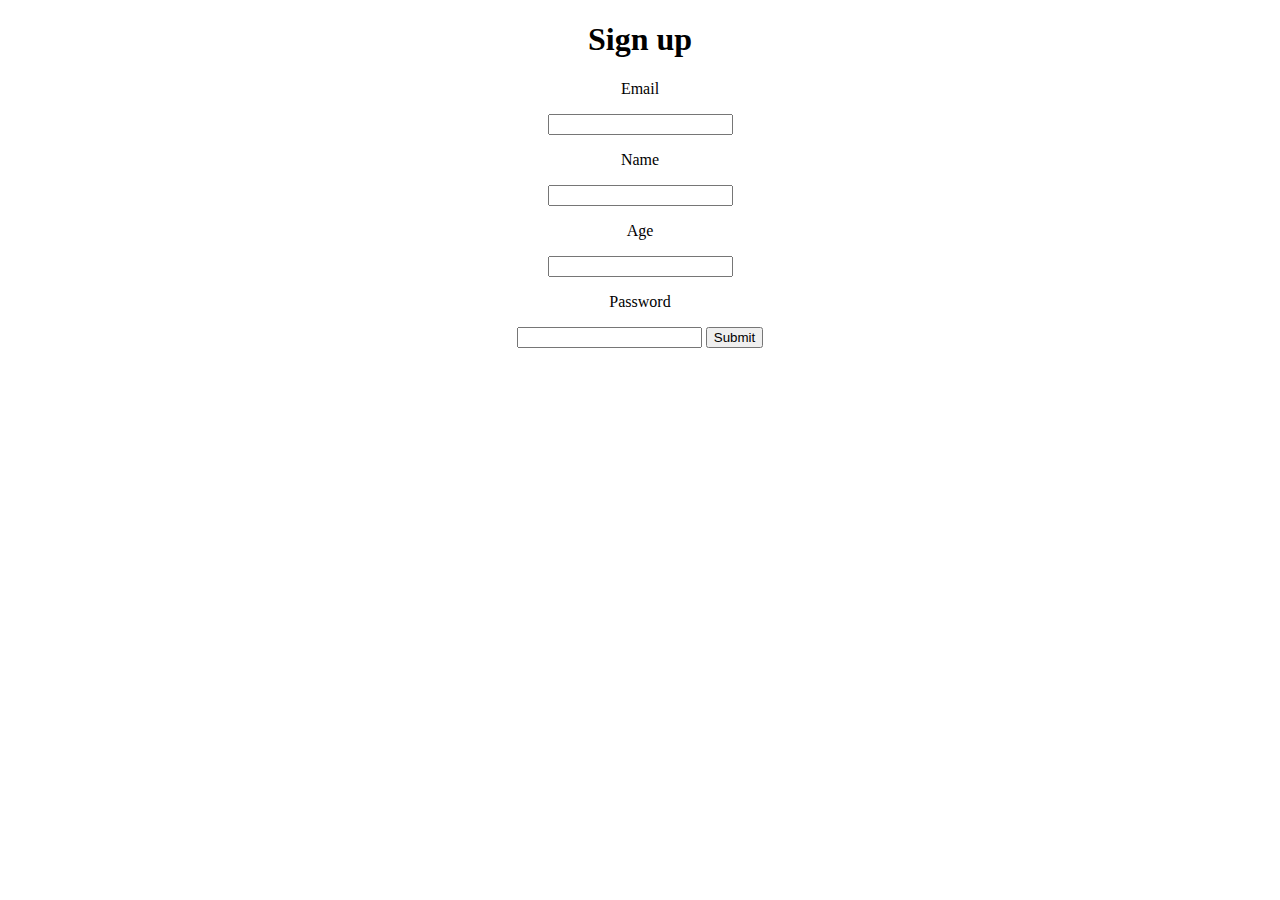
<file: index.html>
<!DOCTYPE html>
<html>

<head>
  <title>MyArea</title>
</head>

<body style="text-align: center;">
  <h1>Sign up</h1>
  <p>Email</p>
  <input type="email">
  <p>Name</p>
  <input>
  <p>Age</p>
  <input type="number">
  <p>Password</p>
  <input type="password">
  <button onclick="myFunction()">Submit</button>

  <script>
    function myFunction() {
      alert("Hello! I am an alert box!");
    }
  </script>

</body>

</html>
</file>
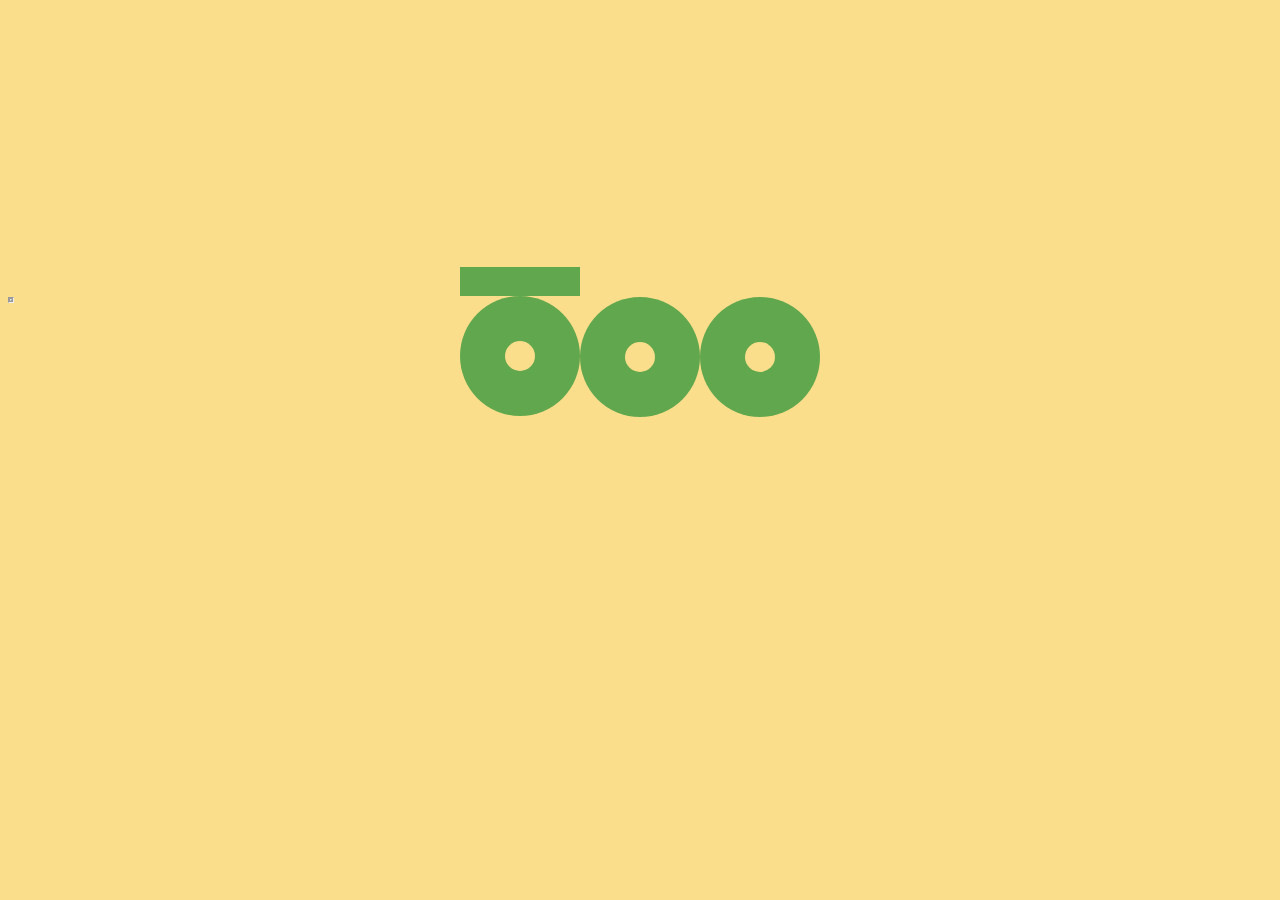
<file: Instagram.html>
<body style="background-color: #FADE8B;">
    <div style="border:groove;position:absolute;background-color:#FADE8B;"></div>
  <div style="display:flex;justify-content:center;margin-top:23.5%;">
  
  <div style="margin-top: -30px">
    <div style="border:groove;padding:14.6px;background-color:#61A74E;border:none"></div>
    <div>
      <div style="display:flex;">
        <div style="border-style: groove;
        height:fit-content;
        width:fit-content;
        border-radius:100%;
        background:#61A74E;
        border:none;
        padding: 45px;
        ">
      <div style="border-style:groove;
        padding:15px;
        width:fit-content;
        height:fit-content;
        border-radius:100%;
        background-color:#FADE8B;
        border:none;"></div>
        </div>     
      </div>
  </div>
  </div>
  
  <div style="display:flex;">
    <div style="border-style: groove;
      height:fit-content;
      width:fit-content;
      border-radius:100%;
      background:#61A74E;
      border:none;
      padding: 45px;">
    <div style="border-style:groove;
      padding:15px;
      width:fit-content;
      height:fit-content;
      border-radius:100%;
      background-color:#FADE8B;
      border:none;"></div>
    </div>
  </div>
    <div>
    <div style="border-style: groove;
      height:fit-content;
      width:fit-content;
      border-radius:100%;
      background:#61A74E;
      border:none;
      padding: 45px;">
    <div style="border-style:groove;
      padding:15px;
      width:fit-content;
      height:fit-content;
      border-radius:100%;
      background-color:#FADE8B;
      border:none;">
      </div>
      </div>
  </div>
  </div>
  </body>
</file>
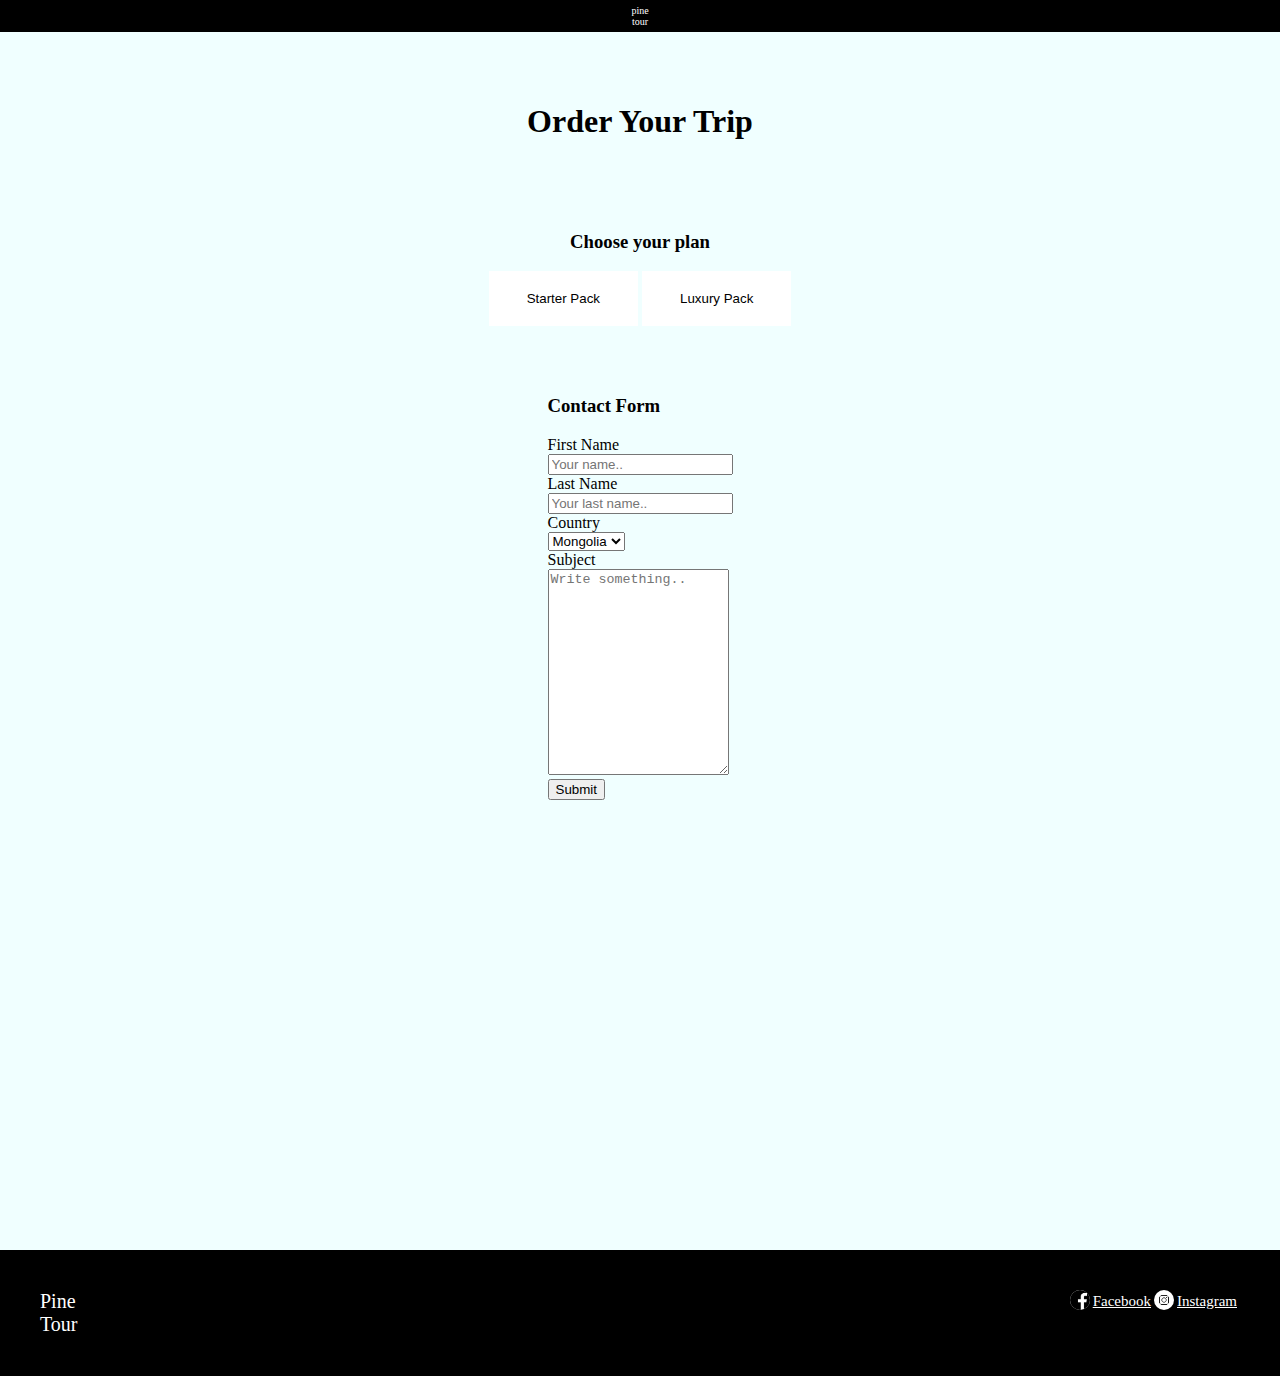
<file: Order.html>
<!DOCTYPE html>
<html>

<head>
    <title>Pine Tour</title>
    <style>
        .FB {
            vertical-align: middle;
            width: 20px;
            height: 20px;
            border-radius: 50%;
            background-color: white;
            color: white;
        }

        .IG {
            vertical-align: middle;
            width: 20px;
            height: 20px;
            border-radius: 50%;
            background-color: black;
            color: white;
        }
    </style>
</head>

<body style="margin: 0;background-color: azure;">
    <div style="background-color: black; padding: 5px;">
        <p style="text-align: center; color: white; margin: 0; font-size: 10px;">pine</p>
        <p style="text-align: center; color: white; margin: 0; font-size: 10px;">tour</p>
    </div>
</body>

<body>
    <div style="padding: 50px;">
        <h1 style="text-align: center;">Order Your Trip</h1>
    </div>

    <div>
        <h3 style="text-align: center;">Choose your plan</h3>
    </div>
    <div style="text-align: center;">
        <button style="border: none;padding: 20px 38px;background-color: white;">Starter Pack</button>
        <button style="border: none;padding: 20px 38px;background-color: white;">Luxury Pack</button>
    </div>
    <div style="display: flex; justify-content: center; padding: 50px;">
        <div>
            <h3 style="display: flex;">Contact Form</h3>

            <div class="container">
                <form action="/action_page.php">
                    <label for="fname" style="display: flex;">First Name</label>
                    <input type="text" id="fname" name="firstname" placeholder="Your name..">

                    <label for="lname" style="display: flex;">Last Name</label>
                    <input type="text" id="lname" name="lastname" placeholder="Your last name..">

                    <label for="country" style="display: flex;">Country</label>
                    <select id="country" name="country" style="display: flex;">
                        <option value="australia">Mongolia</option>
                        <option value="canada">Canada</option>
                        <option value="usa">USA</option>
                    </select>

                    <label for="subject" style="display: flex;">Subject</label>
                    <textarea id="subject" name="subject" placeholder="Write something.."
                        style="height:200px"></textarea>

                    <input type="submit" style="display: flex;" value="Submit">
                </form>
            </div>
        </div>
    </div>


    <div style="margin-top: 400px;">
        <div style="background-color: black; padding: 40px; display: flex;justify-content: space-between;">
            <div>
                <p style="text-align: left 1000px; color: white; margin: 0; font-size: 20px;">Pine</p>
                <p style="text-align: left 1000px; color: white; margin: 0; font-size: 20px;">Tour</p>
            </div>
                <div style="display: flex;">
                    <div style="display: flex;">
                        <img src="FB.png" alt="FB" class="FB">
                        <a href="Facebook.html"
                            style="color: white; padding: 3px; margin: 0;font-size: 15px;background-color: black;border: none;">Facebook</a>
                    </div>
                    <div style="display: flex;">
                        <img src="IG.jpg" alt="IG" class="IG">
                        <a href="Instagram.html"
                            style="color: white; padding: 3px; margin: 0;font-size: 15px;background-color: black;border: none;">Instagram</a>
                    </div>
                </div>
        </div>
    </div>
</body>
</html>
</file>
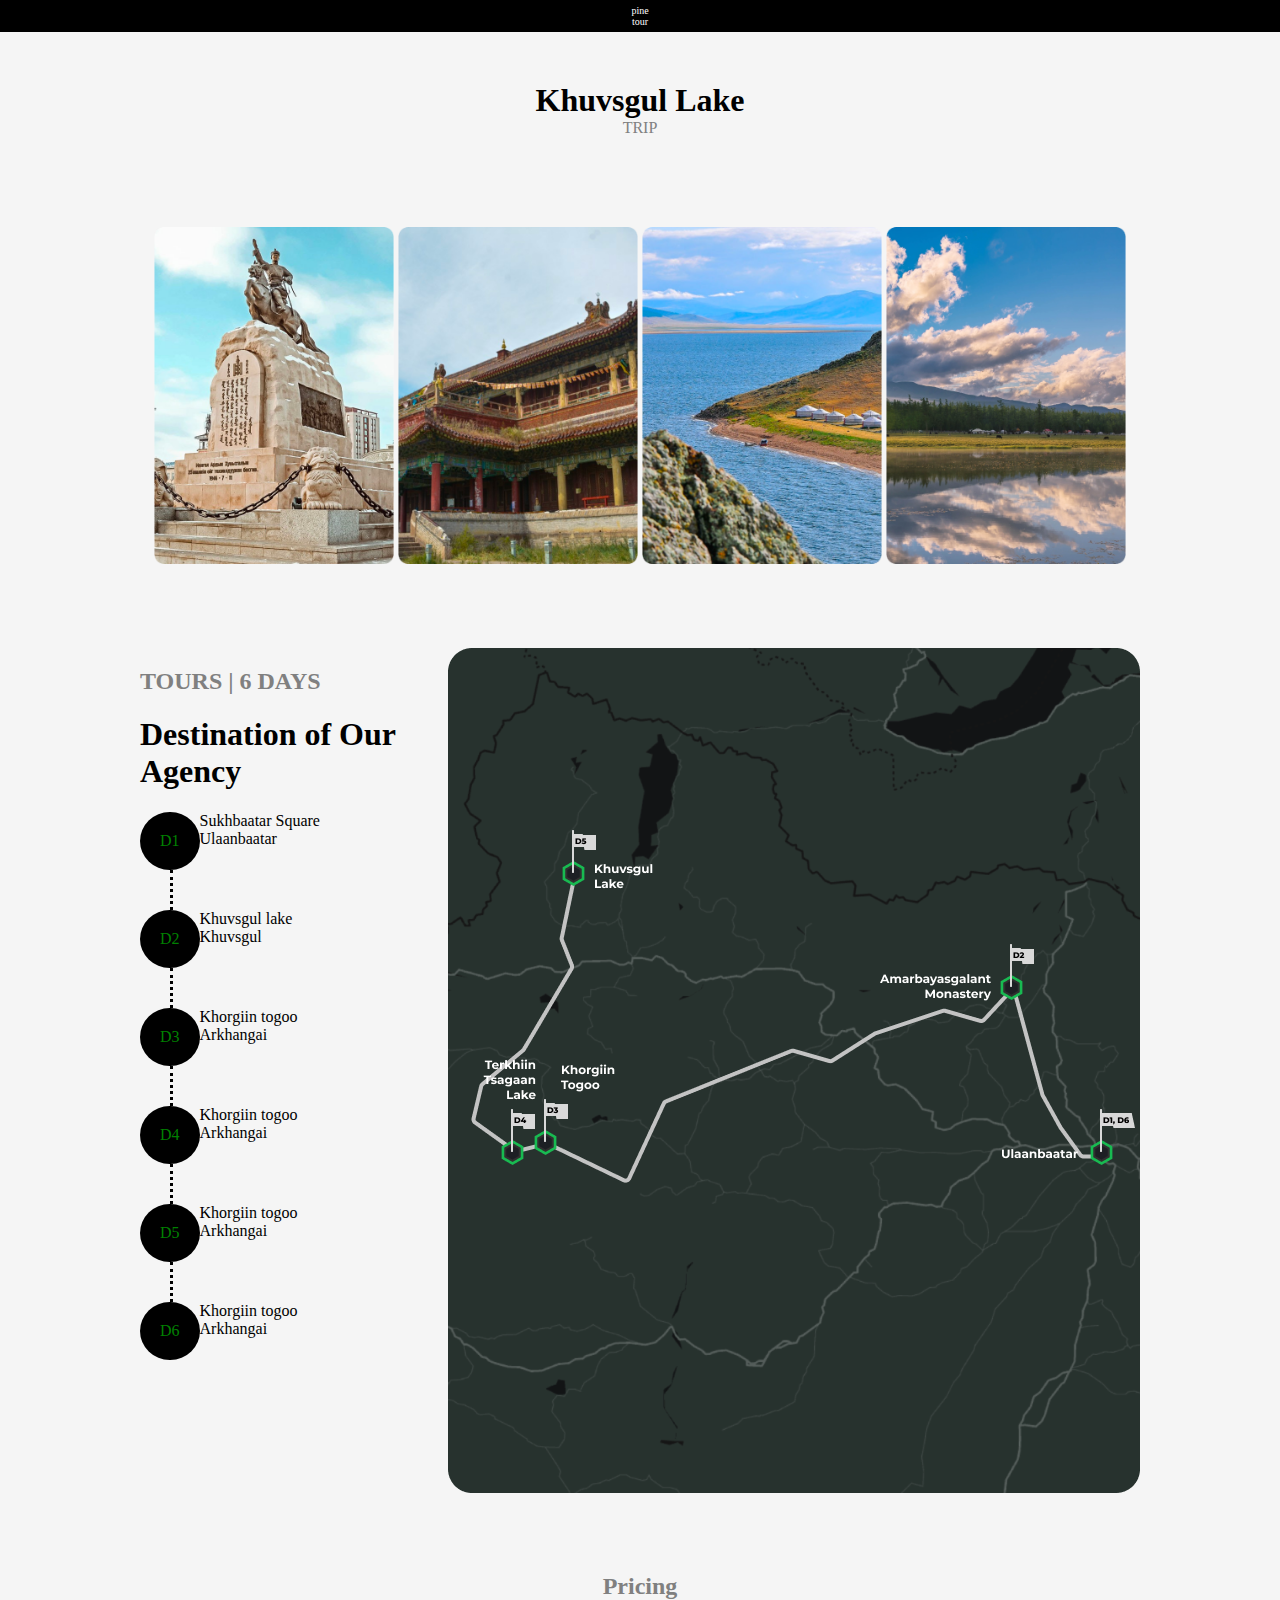
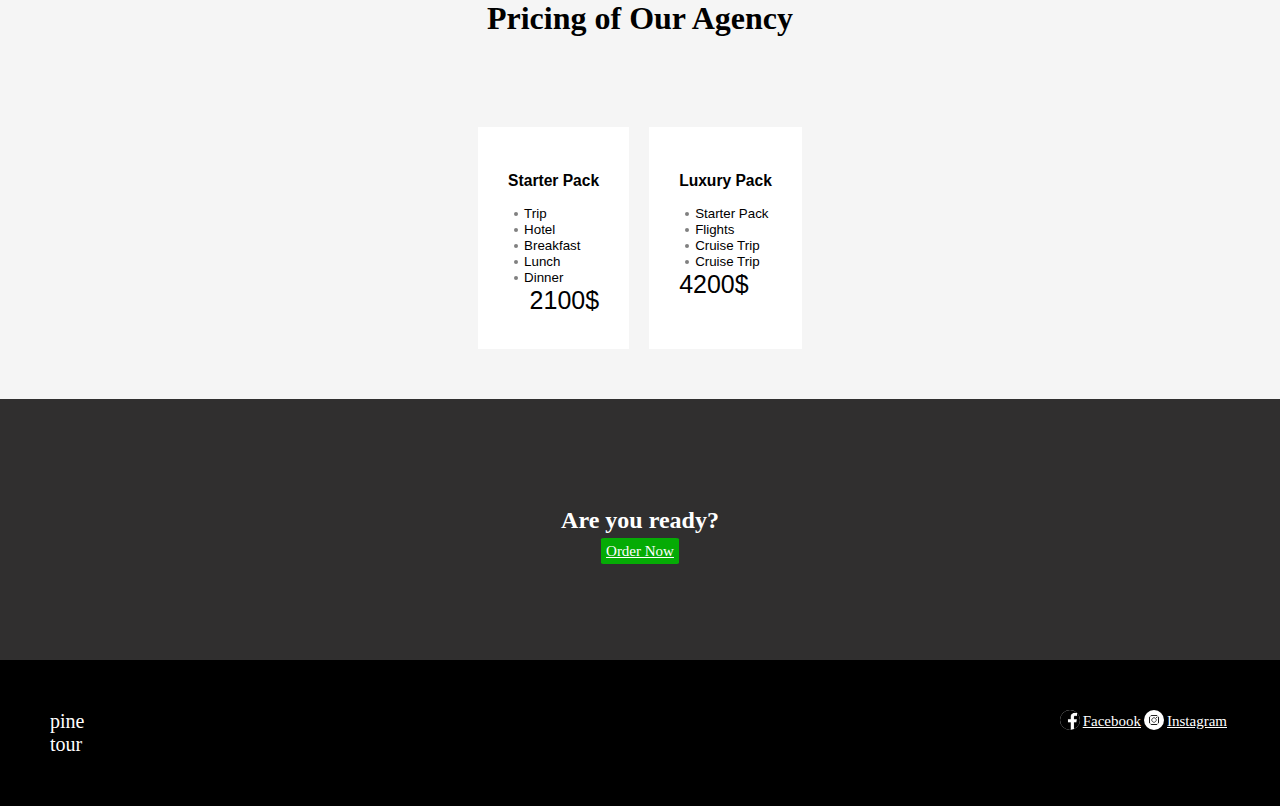
<file: Pine.html>
<!DOCTYPE html>
<html>

<head>
    <title>Pine Tour</title>
    <style>
        .FB {
            vertical-align: middle;
            width: 20px;
            height: 20px;
            border-radius: 50%;
            background-color: white;
            color: white;
        }

        .IG {
            vertical-align: middle;
            width: 20px;
            height: 20px;
            border-radius: 50%;
            background-color: black;
            color: white;
        }

        .button {
            background-color: white;
            color: black;
            border: none;
        }

        .button:hover {
            border-color: green !important;
            border: 2px solid green;

        }
    </style>
</head>

<body style="margin: 0;background-color: whitesmoke;">
    <div style="background-color: black; padding: 5px;">
        <p style="text-align: center; color: white; margin: 0; font-size: 10px;">pine</p>
        <p style="text-align: center; color: white; margin: 0; font-size: 10px;">tour</p>
    </div>
</body>

<body>
    <div style="padding: 50px;">
        <h1 style="text-align: center; margin: 0;">Khuvsgul Lake</h1>
        <p style="text-align: center; color: grey; margin: 0;">TRIP</p>
    </div>


    <div style="text-align: center; padding: 40px;">
        <img style="width: 20%;" src="Group 14.png">
        <img style="width: 20%;" src="Frame 16.png">
        <img style="width: 20%;" src="Group 15.png">
        <img style="width: 20%;" src="Group 13.png">
    </div>

    <div style="display: flex; width: 1000px; margin: auto;padding: 40px;">
        <div>
            <div>
                <h2 style="color: grey;">TOURS | 6 DAYS</h2>
                <h1>Destination of Our Agency</h1>
            </div>

            <!--D1-->
            <div style="display: flex;">
                <div style="background-color: black;
                    border-radius: 100%;color: green;
                    padding: 20px;
                    width: fit-content;
                    height: fit-content;">
                    D1
                </div>
                <div>
                    <p style="margin: 0;">Sukhbaatar Square</p>
                    <p style="margin: 0;">Ulaanbaatar</p>
                </div>
            </div>
            <div style="height: 40px;
                width: 0px;
                border-left: 3px dotted black;
                margin-left: 30px;">
            </div>

            <!--D2-->
            <div style="display: flex;">
                <div style="background-color: black;
                    border-radius: 100%;color: green;
                    padding: 20px;
                    width: fit-content;
                    height: fit-content;">
                    D2
                </div>
                <div>
                    <p style="margin: 0;">Khuvsgul lake</p>
                    <p style="margin: 0;">Khuvsgul</p>
                </div>
            </div>
            <div style="height: 40px;
                width: 0px;
                border-left: 3px dotted black;
                margin-left: 30px;">
            </div>

            <!--D3-->
            <div style="display: flex;">
                <div style="background-color: black;
                    border-radius: 100%;color: green;
                    padding: 20px;
                    width: fit-content;
                    height: fit-content;">
                    D3
                </div>
                <div>
                    <p style="margin: 0;">Khorgiin togoo</p>
                    <p style="margin: 0;">Arkhangai</p>
                </div>
            </div>
            <div style="height: 40px;
                width: 0px;
                border-left: 3px dotted black;
                margin-left: 30px;">
            </div>

            <!--D4-->
            <div style="display: flex;">
                <div style="background-color: black;
                border-radius: 100%;color: green;
                padding: 20px;
                width: fit-content;
                height: fit-content;">
                    D4
                </div>
                <div>
                    <p style="margin: 0;">Khorgiin togoo</p>
                    <p style="margin: 0;">Arkhangai</p>
                </div>
            </div>
            <div style="height: 40px;
            width: 0px;
            border-left: 3px dotted black;
            margin-left: 30px;">
            </div>

            <!--D5-->
            <div style="display: flex;">
                <div style="background-color: black;
                border-radius: 100%;color: green;
                padding: 20px;
                width: fit-content;
                height: fit-content;">
                    D5
                </div>
                <div>
                    <p style="margin: 0;">Khorgiin togoo</p>
                    <p style="margin: 0;">Arkhangai</p>
                </div>
            </div>
            <div style="height: 40px;
            width: 0px;
            border-left: 3px dotted black;
            margin-left: 30px;">
            </div>

            <!--D6-->
            <div style="display: flex;">
                <div style="background-color: black;
                border-radius: 100%;color: green;
                padding: 20px;
                width: fit-content;
                height: fit-content;">
                    D6
                </div>
                <div>
                    <p style="margin: 0;">Khorgiin togoo</p>
                    <p style="margin: 0;">Arkhangai</p>
                </div>
            </div>
        </div>
        <div style="display: flex;">
            <img src="Group 26.png">
        </div>
    </div>
    <div style="display: flex; flex-direction: column;">
        <div style="text-align: center;margin: auto; padding: 40px;">
            <div>
                <h2 style="color: grey;margin: 0;">Pricing</h2>
                <h1 style="margin: 0;">Pricing of Our Agency</h1>
            </div>
        </div>
    </div>
    <div style="display: flex; padding: 50px;justify-content: center; gap: 20px;">
        <div class="button">
            <button
                style="border-style: groove;border-radius: 5%;background-color: white; padding: 30px;border: none;margin: 0;">
                <h3>Starter Pack</h3>
                <div style="display: flex;">
                    <div style="background-color: grey;border-radius: 100%;
                color: grey;padding: 2px;;
                width: fit-content;height: fit-content;margin: 6px;">
                    </div>
                    <p style="margin: 0;">Trip</p>
                </div>
                <div style="display: flex;">
                    <div style="background-color: grey;border-radius: 100%;
                color: grey;padding: 2px;;
                width: fit-content;height: fit-content;margin: 6px;">
                    </div>
                    <p style="margin: 0;">Hotel</p>
                </div>
                <div style="display: flex;">
                    <div style="background-color: grey;border-radius: 100%;
                color: grey;padding: 2px;;
                width: fit-content;height: fit-content;margin: 6px;">
                    </div>
                    <p style="margin: 0;">Breakfast</p>
                </div>
                <div style="display: flex;">
                    <div style="background-color: grey;border-radius: 100%;
                color: grey;padding: 2px;;
                width: fit-content;height: fit-content;margin: 6px;">
                    </div>
                    <p style="margin: 0;">Lunch</p>
                </div>
                <div style="display: flex;">
                    <div style="background-color: grey;border-radius: 100%;
                color: grey;padding: 2px;;
                width: fit-content;height: fit-content;margin: 6px;">
                    </div>
                    <p style="margin: 0;">Dinner</p>
                </div>
                <div style="display: flex;justify-content: end;">
                    <p style="margin: 0;background-color: white;border: none;font: bolder ;font-size: 25px;">2100$</p>
                </div>
            </button>
        </div>
        <div class="button">
            <button
                style="border-style: groove;border-radius: 5%;background-color: white; padding: 30px;border: none;margin: 0;">
                <h3>Luxury Pack</h3>
                <div style="display: flex;">
                    <div style="background-color: grey;border-radius: 100%;
                    color: grey;padding: 2px;;
                    width: fit-content;height: fit-content;margin: 6px;">
                    </div>
                    <p style="margin: 0;">Starter Pack</p>
                </div>
                <div style="display: flex;">
                    <div style="background-color: grey;border-radius: 100%;
                    color: grey;padding: 2px;;
                    width: fit-content;height: fit-content;margin: 6px;">
                    </div>
                    <p style="margin: 0;">Flights</p>
                </div>
                <div style="display: flex;">
                    <div style="background-color: grey;border-radius: 100%;
                    color: grey;padding: 2px;;
                    width: fit-content;height: fit-content;margin: 6px;">
                    </div>
                    <p style="margin: 0;">Cruise Trip</p>
                </div>
                <div style="display: flex;">
                    <div style="background-color: grey;border-radius: 100%;
                    color: grey;padding: 2px;;
                    width: fit-content;height: fit-content;margin: 6px;">
                    </div>
                    <p style="margin: 0;">Cruise Trip</p>
                </div>
                <div style="display: flex;">
                    <p style="margin: 0;border: none;background-color: white;font-size: 25px;margin-bottom: 20px;">4200$
                    </p>
                </div>
            </button>
        </div>
    </div>




    <div style="background-color: rgb(48, 47, 47); padding: 100px;">
        <div style="display: flex;padding: 8px;justify-content: center;">
            <h2 style="color: white; margin: 0;">Are you ready?</h2>
        </div>
        <div style="text-align: center;">
            <a href="PineTour.html"
                style="background-color: rgb(5, 171, 5);margin: 0;font-size: 15px;color: white;padding: 5px;border-radius: 5%;">Order
                Now</a>
        </div>
    </div>
    </div>
    <div style="background-color: black; padding: 50px;">
        <div style="display: flex;justify-content: space-between;">
            <div>
                <p style="text-align: left 1000px; color: white; margin: 0; font-size: 20px;">pine</p>
                <p style="text-align: left 1000px; color: white; margin: 0; font-size: 20px;">tour</p>
            </div>

            <div style="display: flex;">
                <div style="display: flex;">
                    <img src="FB.png" alt="FB" class="FB">
                    <a href="Facebook.html"
                        style="color: white; padding: 3px; margin: 0;font-size: 15px;background-color: black;border: none;">Facebook</a>
                </div>
                <div style="display: flex;">
                    <img src="IG.jpg" alt="IG" class="IG">
                    <a href="Instagram.html"
                        style="color: white; padding: 3px; margin: 0;font-size: 15px;background-color: black;border: none;">Instagram</a>
                </div>
            </div>
        </div>
</body>

</html>
</file>
